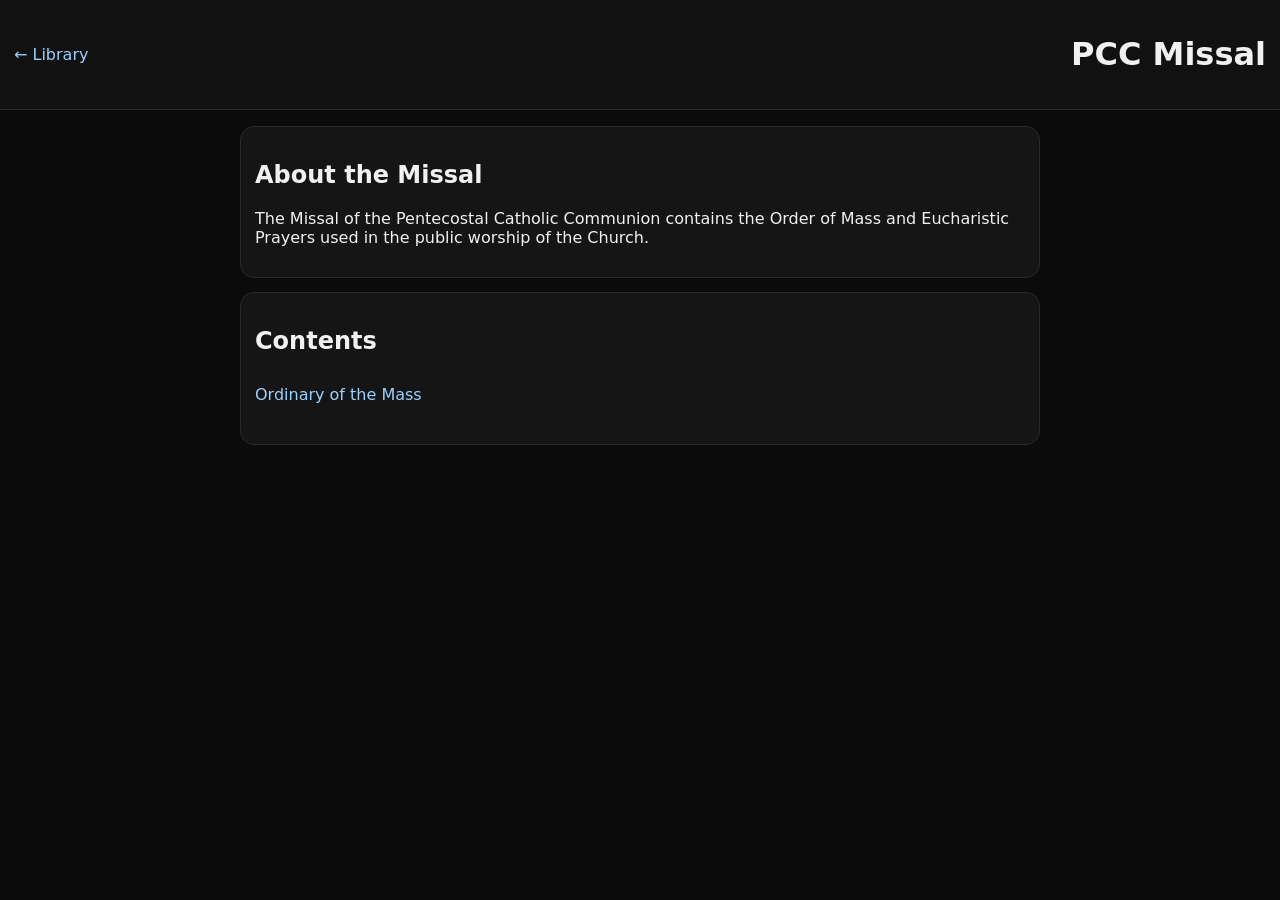
<file: docs/missal/index.html>
<!DOCTYPE html>
<html lang="en">
<head>
  <meta charset="UTF-8">
  <meta name="viewport" content="width=device-width, initial-scale=1.0">
  <title>PCC Missal</title>
  <link rel="stylesheet" href="../style.css">
</head>
<body>

<header class="topbar">
  <a class="back" href="../index.html">← Library</a>
  <h1>PCC Missal</h1>
</header>

<main class="content">

<section class="card">
  <h2>About the Missal</h2>
  <p>
    The Missal of the Pentecostal Catholic Communion contains the
    Order of Mass and Eucharistic Prayers used in the public worship
    of the Church.
  </p>
</section>

<section class="card">
  <h2>Contents</h2>
  <ul class="list">
    <li><a href="ordinary.html">Ordinary of the Mass</a></li>
  </ul>
</section>

</main>

</body>
</html>
</file>
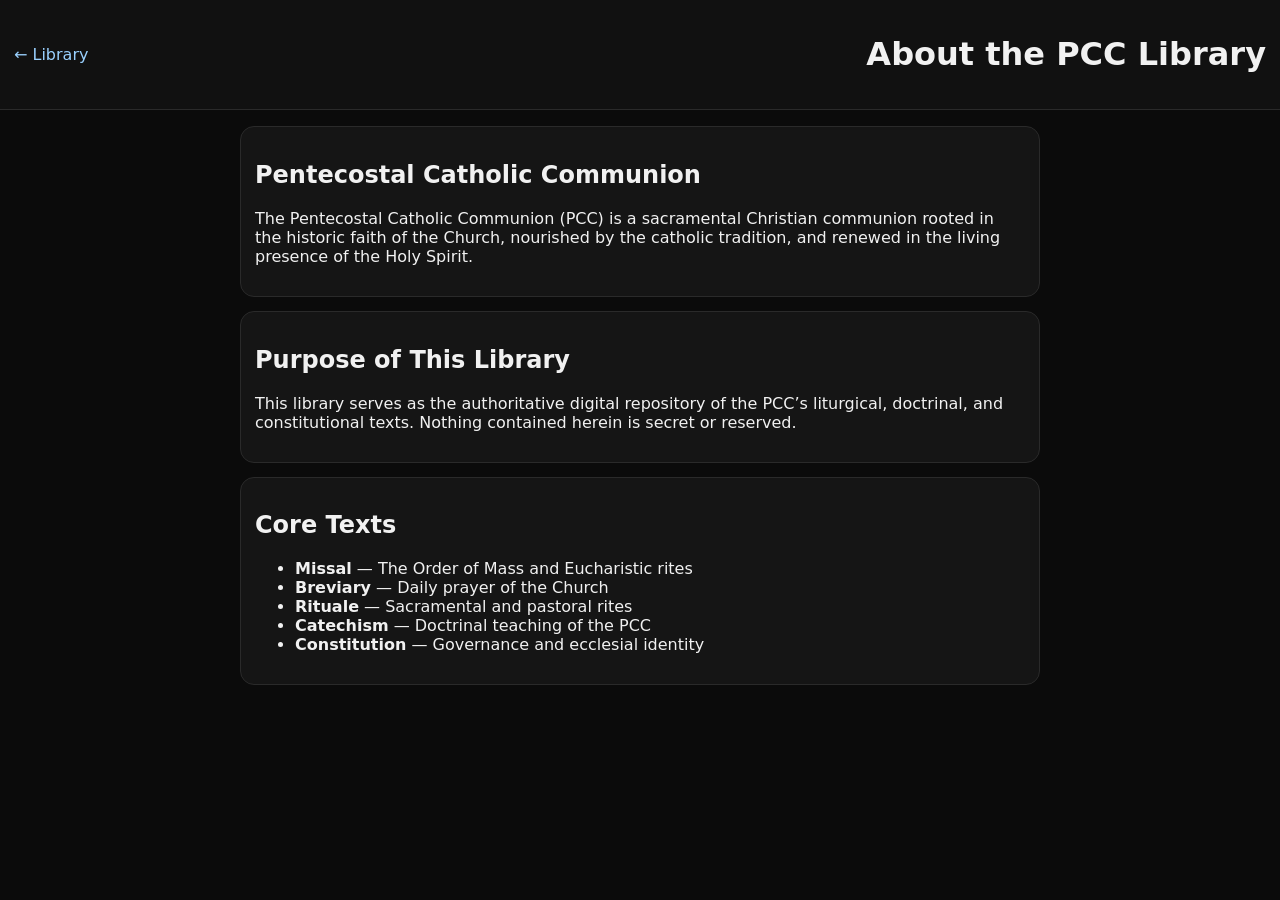
<file: docs/about.html>
<!DOCTYPE html>
<html lang="en">
<head>
  <meta charset="UTF-8" />
  <meta name="viewport" content="width=device-width, initial-scale=1.0" />
  <title>About – PCC Library</title>
  <link rel="stylesheet" href="./style.css" />
</head>

<body>

<header class="topbar">
  <a class="back" href="./index.html">← Library</a>
  <h1>About the PCC Library</h1>
</header>

<main class="content">

  <section class="card">
    <h2>Pentecostal Catholic Communion</h2>
    <p>
      The Pentecostal Catholic Communion (PCC) is a sacramental Christian
      communion rooted in the historic faith of the Church, nourished by the
      catholic tradition, and renewed in the living presence of the Holy Spirit.
    </p>
  </section>

  <section class="card">
    <h2>Purpose of This Library</h2>
    <p>
      This library serves as the authoritative digital repository of the PCC’s
      liturgical, doctrinal, and constitutional texts. Nothing contained herein
      is secret or reserved.
    </p>
  </section>

  <section class="card">
    <h2>Core Texts</h2>
    <ul>
      <li><strong>Missal</strong> — The Order of Mass and Eucharistic rites</li>
      <li><strong>Breviary</strong> — Daily prayer of the Church</li>
      <li><strong>Rituale</strong> — Sacramental and pastoral rites</li>
      <li><strong>Catechism</strong> — Doctrinal teaching of the PCC</li>
      <li><strong>Constitution</strong> — Governance and ecclesial identity</li>
    </ul>
  </section>

</main>

</body>
</html>
</file>
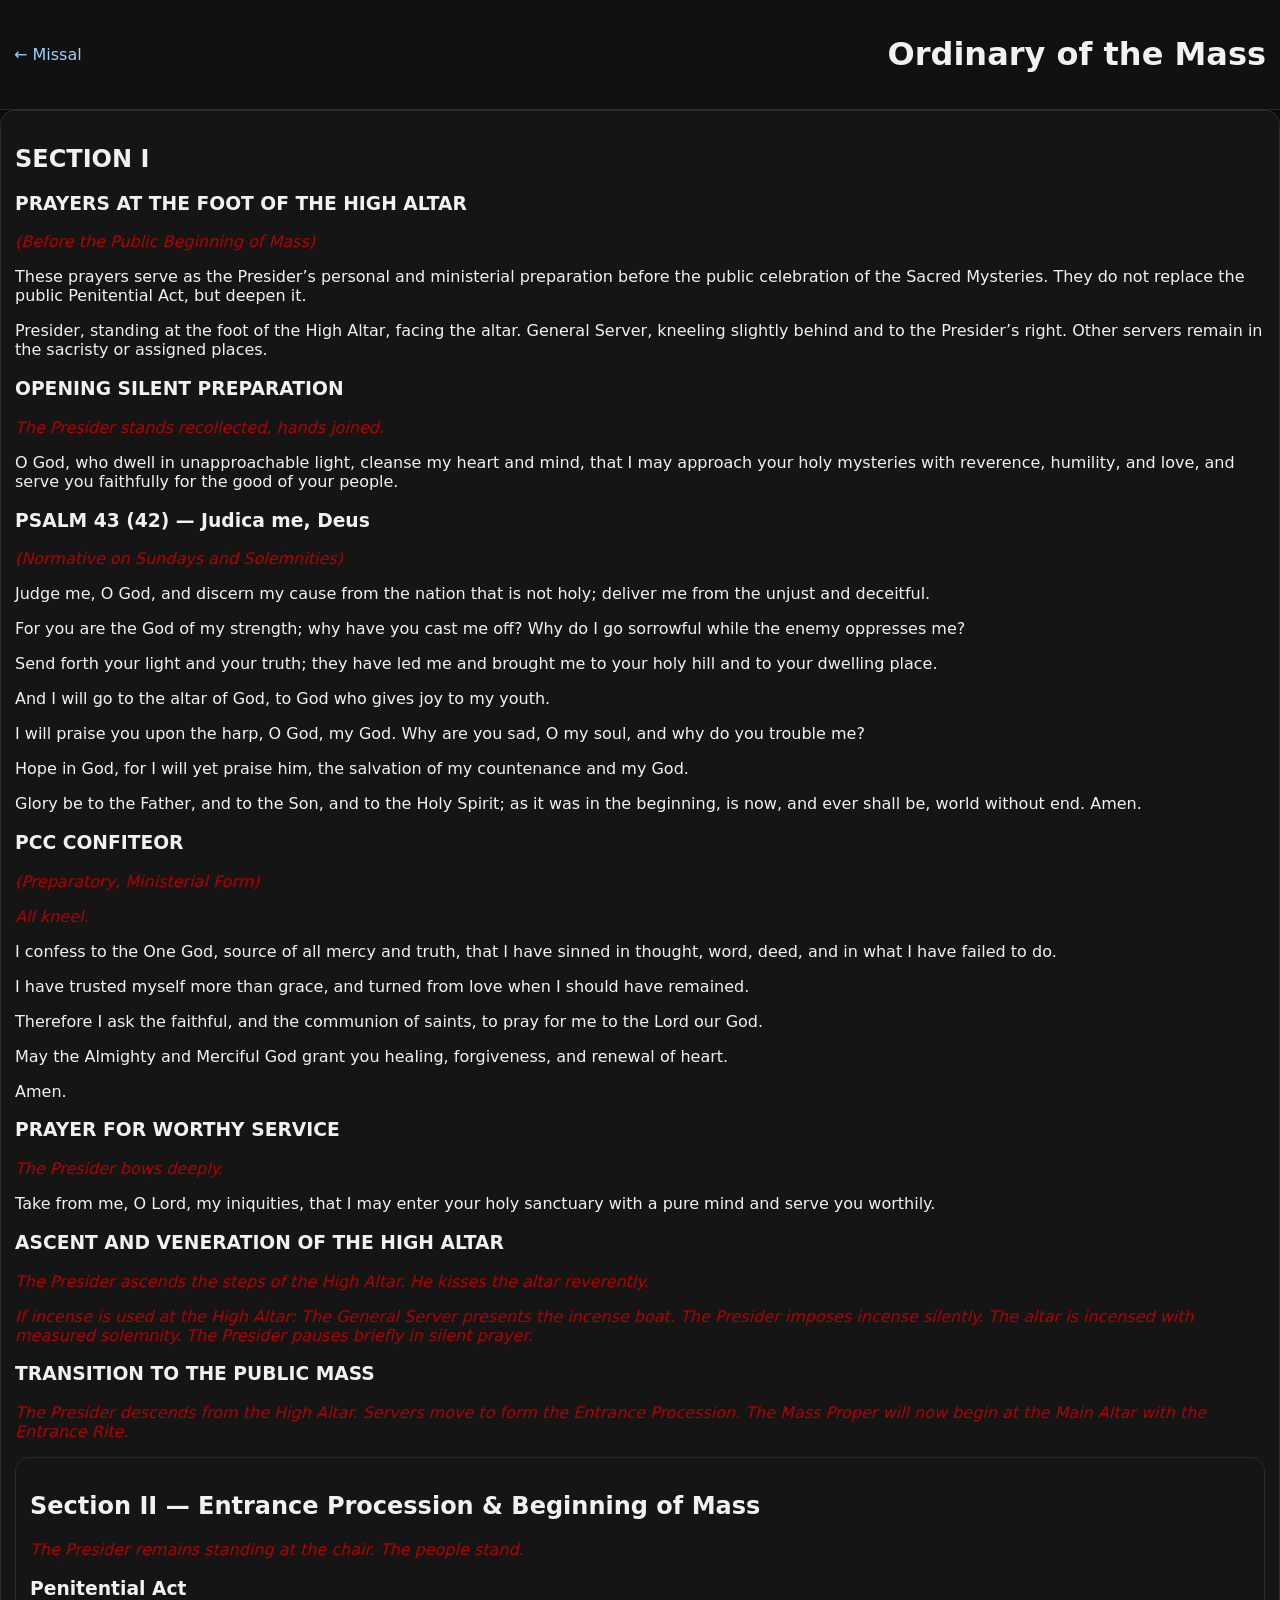
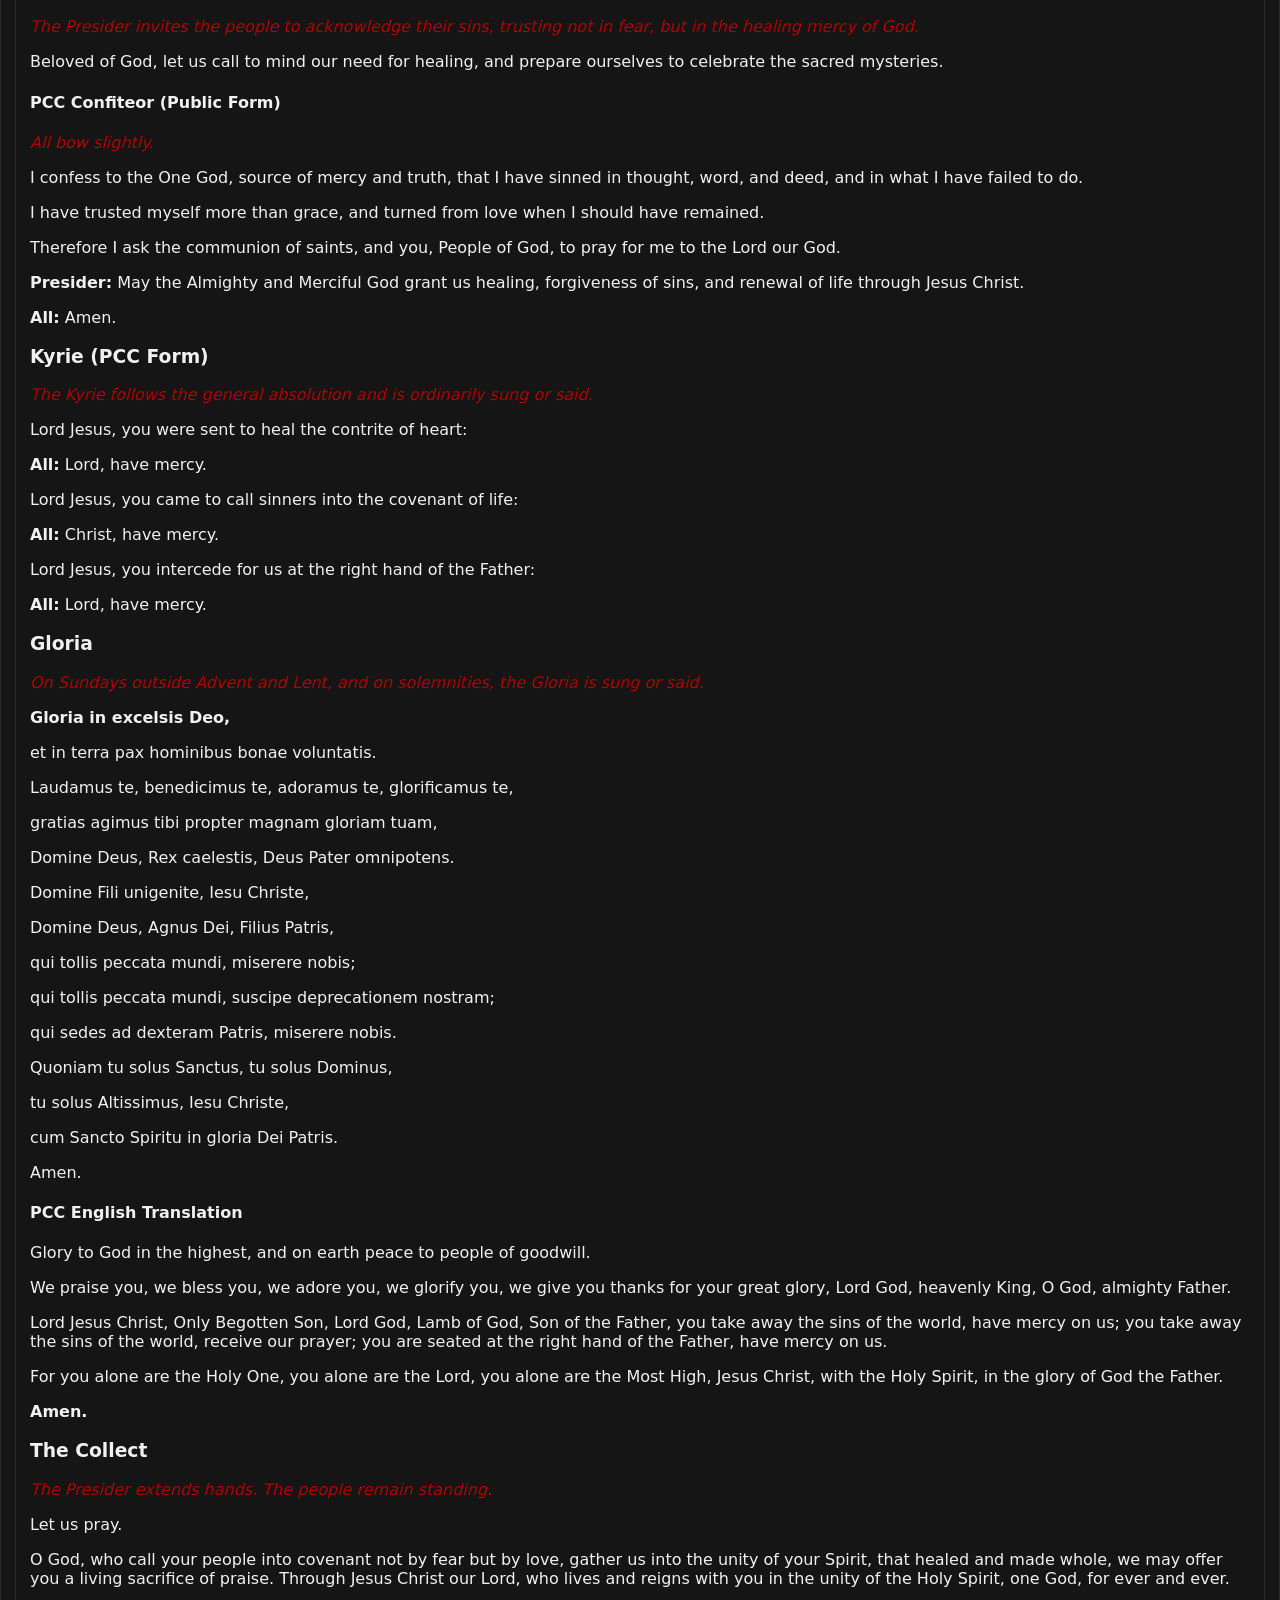
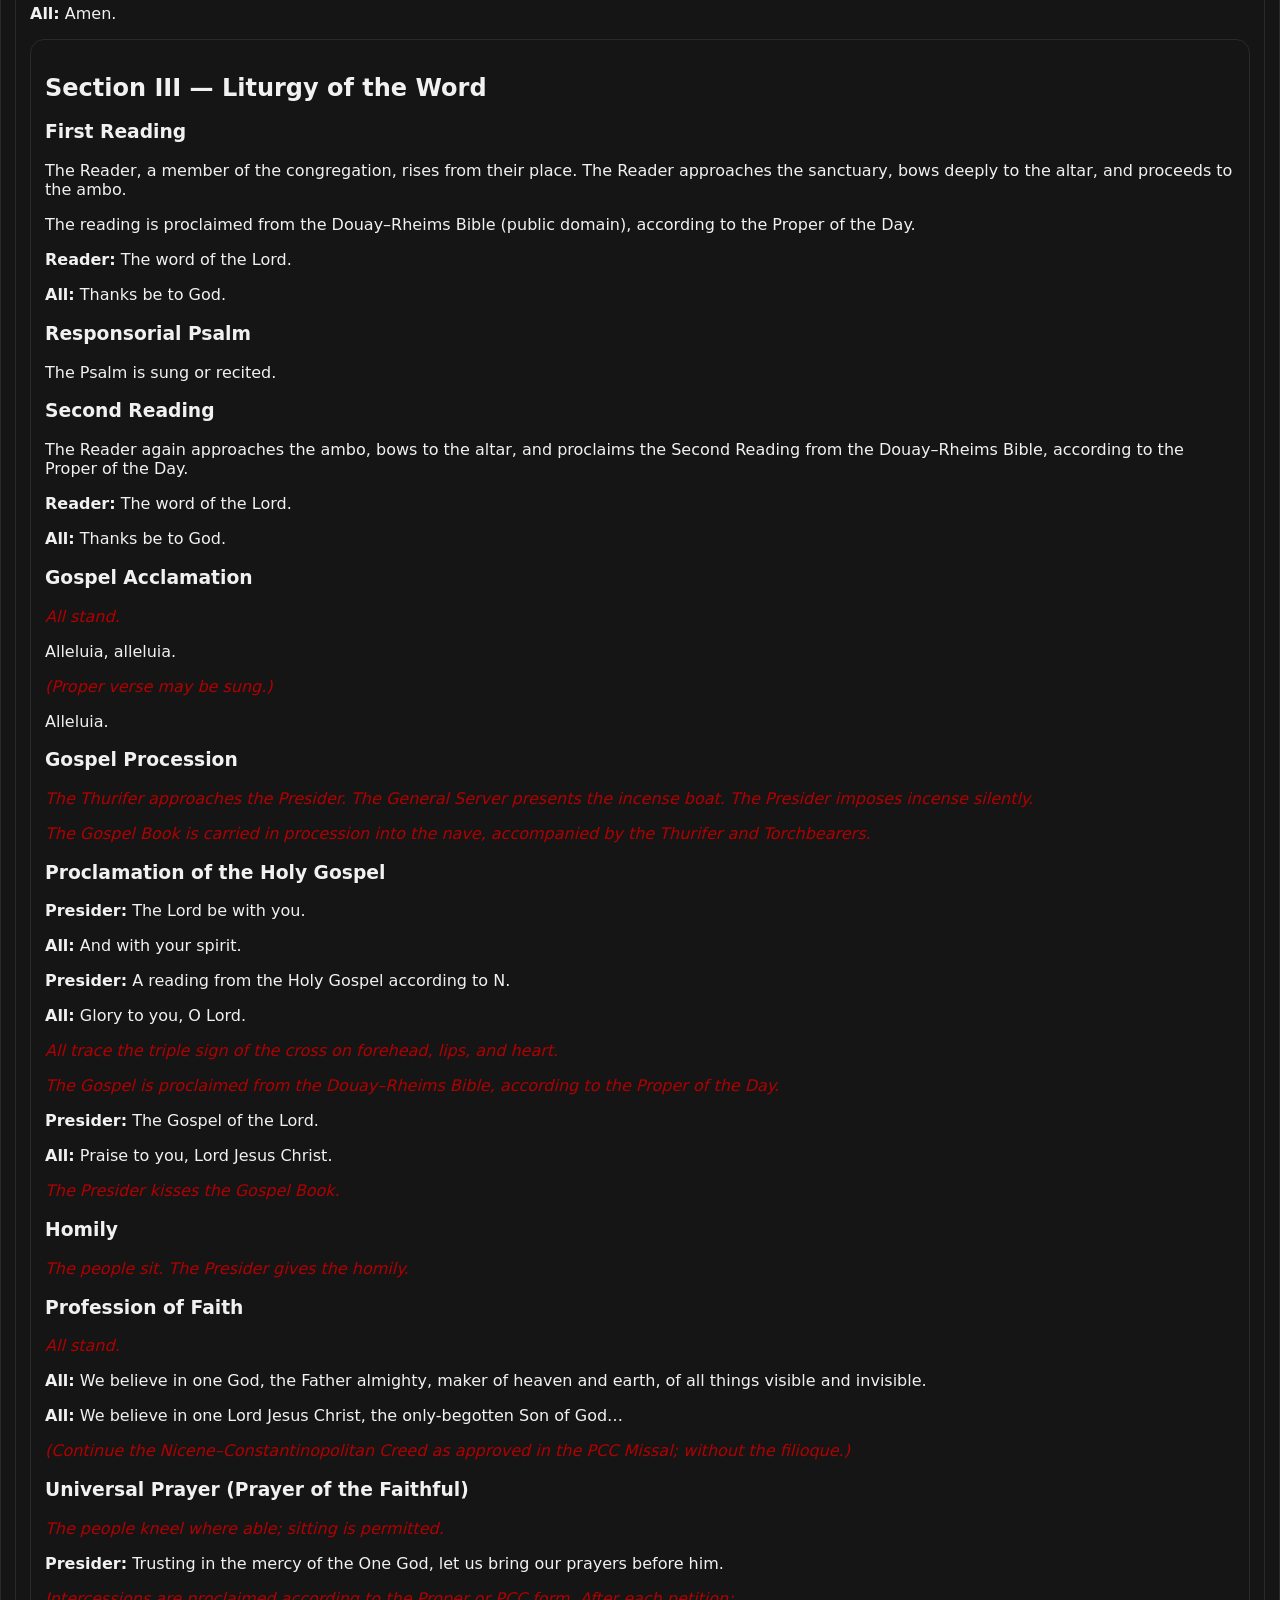
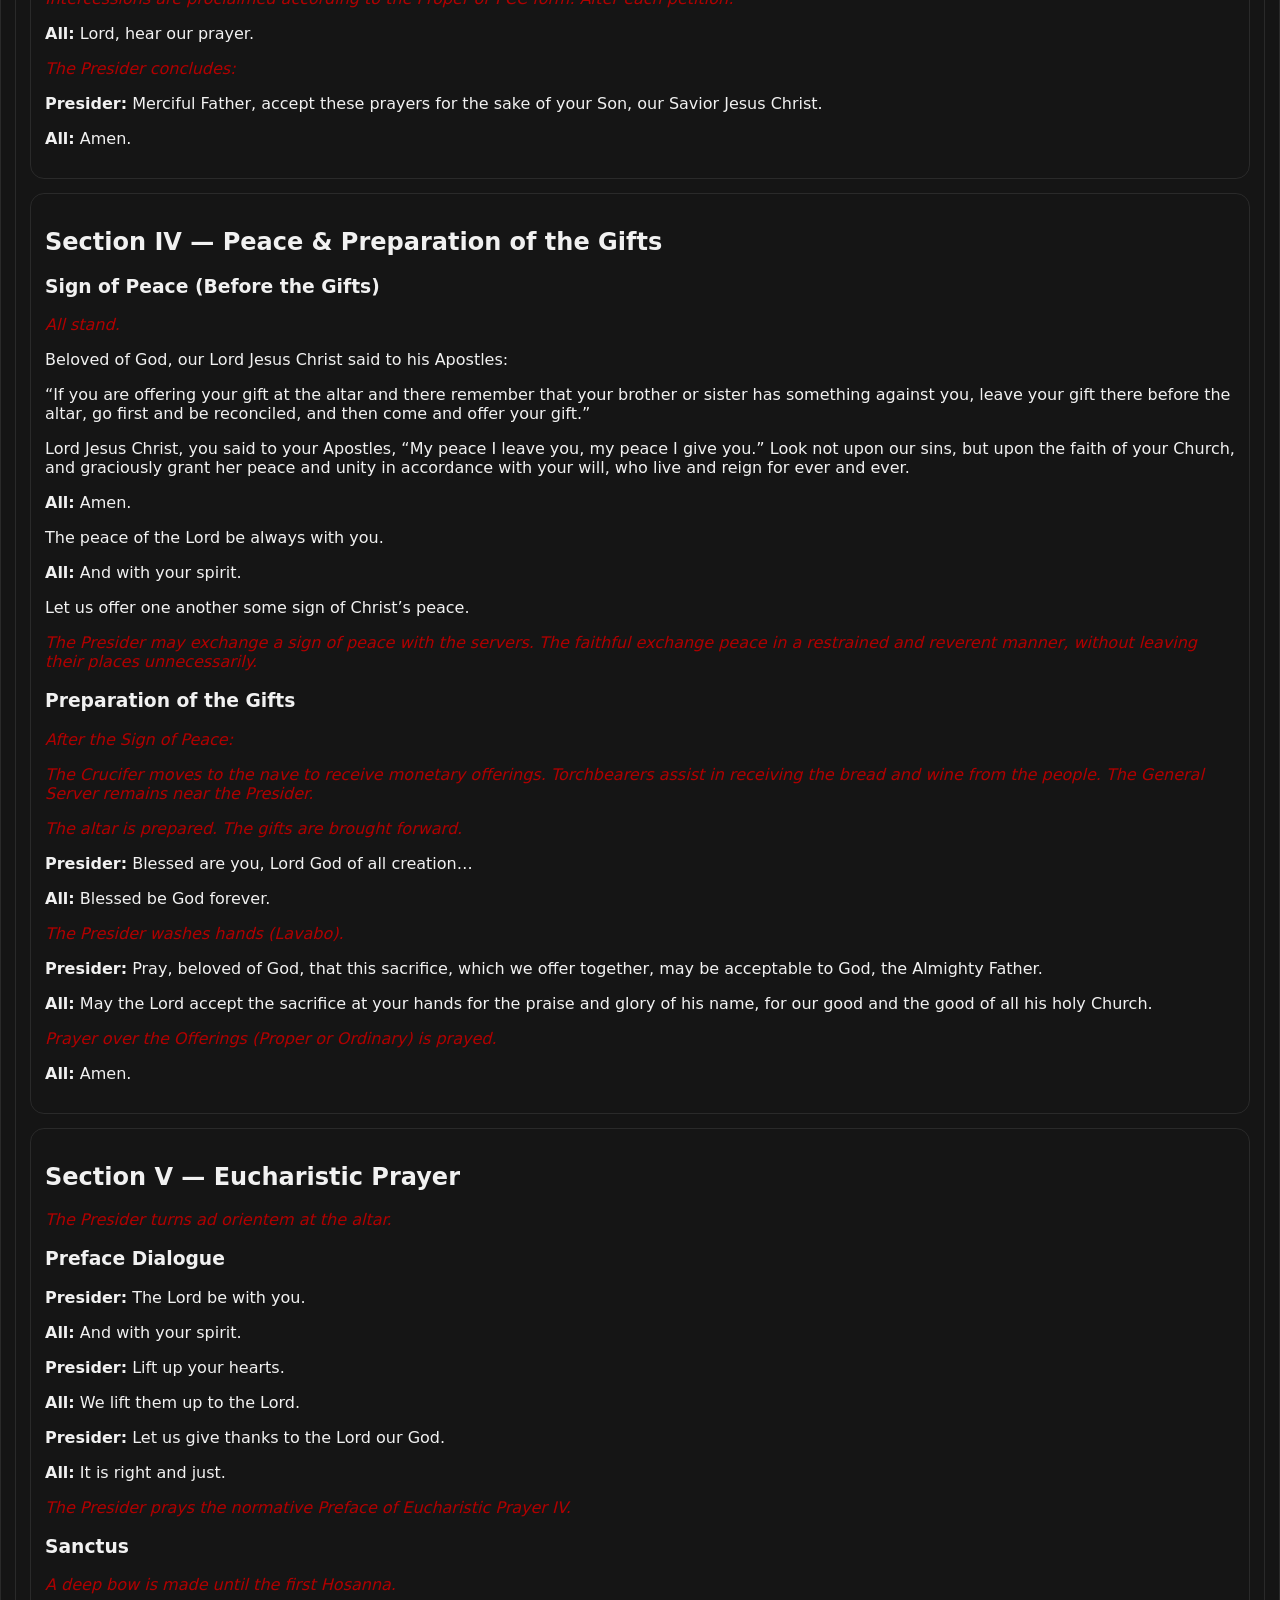
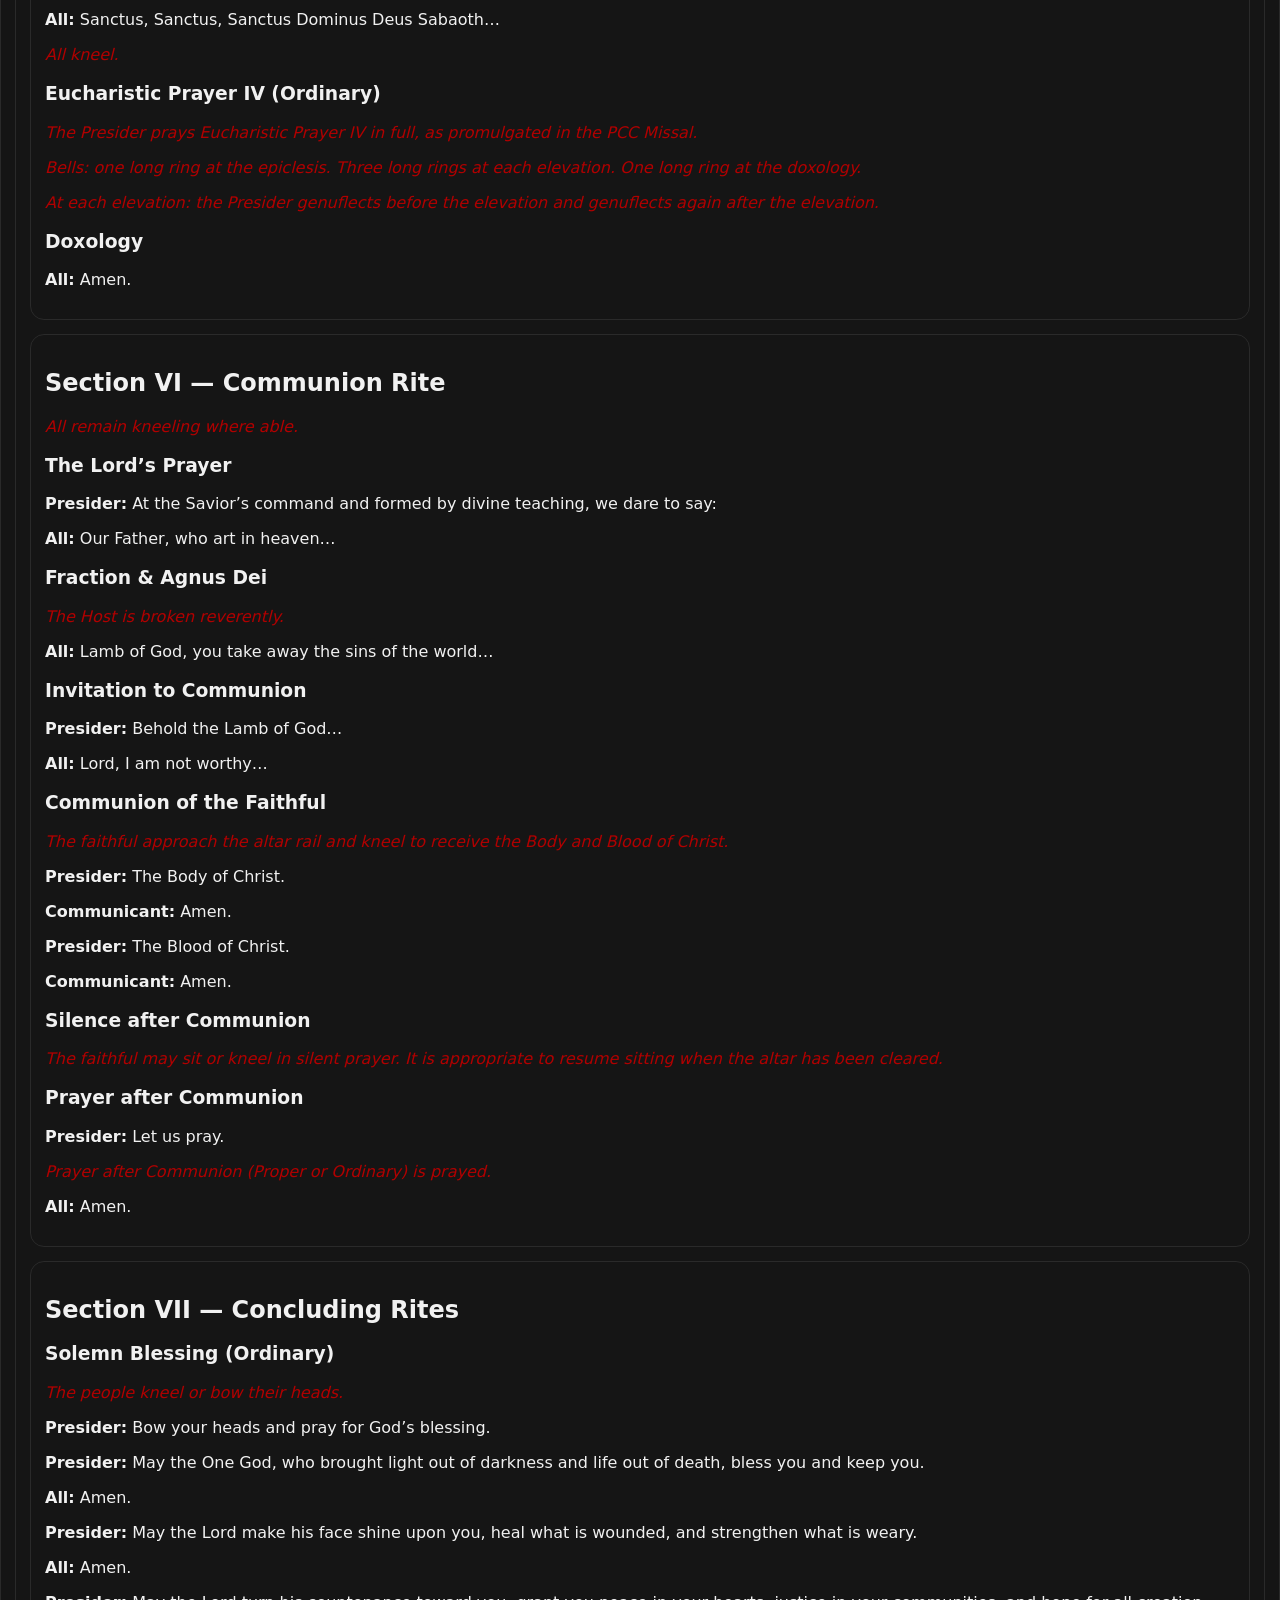
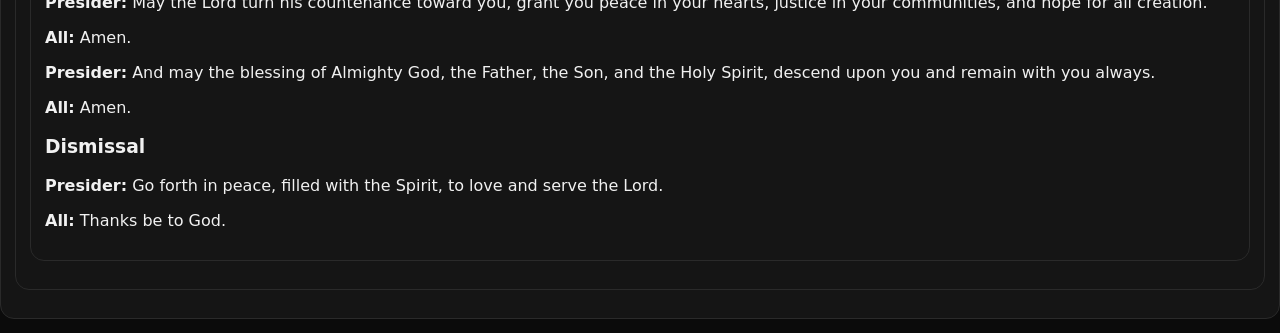
<file: docs/missal/ordinary.html>
<!DOCTYPE html>
<html lang="en">
<head>
  <meta charset="UTF-8" />
  <meta name="viewport" content="width=device-width, initial-scale=1.0" />
  <title>Ordinary of the Mass – PCC</title>
  <link rel="stylesheet" href="../style.css" />
  <style>
    em.rubric { color: #b00000; font-style: italic; }
    .content h2 { margin-top: 1.2em; }
    .content h3 { margin-top: 1.0em; }
  </style>
</head>
<body>
  <header class="topbar">
    <a class="back" href="index.html">← Missal</a>
    <h1>Ordinary of the Mass</h1>
  </header>

    <section class="card">
<h2>SECTION I</h2>
<h3>PRAYERS AT THE FOOT OF THE HIGH ALTAR</h3>
<p><em class="rubric">(Before the Public Beginning of Mass)</em></p>
<p>These prayers serve as the Presider’s personal and ministerial preparation before the public celebration of the Sacred Mysteries. They do not replace the public Penitential Act, but deepen it.</p>
<p>Presider, standing at the foot of the High Altar, facing the altar. General Server, kneeling slightly behind and to the Presider’s right. Other servers remain in the sacristy or assigned places.</p>

<h3>OPENING SILENT PREPARATION</h3>
<p><em class="rubric">The Presider stands recollected, hands joined.</em></p>
<p>O God, who dwell in unapproachable light, cleanse my heart and mind, that I may approach your holy mysteries with reverence, humility, and love, and serve you faithfully for the good of your people.</p>

<h3>PSALM 43 (42) — Judica me, Deus</h3>
<p><em class="rubric">(Normative on Sundays and Solemnities)</em></p>
<p>Judge me, O God, and discern my cause from the nation that is not holy; deliver me from the unjust and deceitful.</p>
<p>For you are the God of my strength; why have you cast me off? Why do I go sorrowful while the enemy oppresses me?</p>
<p>Send forth your light and your truth; they have led me and brought me to your holy hill and to your dwelling place.</p>
<p>And I will go to the altar of God, to God who gives joy to my youth.</p>
<p>I will praise you upon the harp, O God, my God. Why are you sad, O my soul, and why do you trouble me?</p>
<p>Hope in God, for I will yet praise him, the salvation of my countenance and my God.</p>
<p>Glory be to the Father, and to the Son, and to the Holy Spirit; as it was in the beginning, is now, and ever shall be, world without end. Amen.</p>

<h3>PCC CONFITEOR</h3>
<p><em class="rubric">(Preparatory, Ministerial Form)</em></p>
<p><em class="rubric">All kneel.</em></p>
<p>I confess to the One God, source of all mercy and truth, that I have sinned in thought, word, deed, and in what I have failed to do.</p>
<p>I have trusted myself more than grace, and turned from love when I should have remained.</p>
<p>Therefore I ask the faithful, and the communion of saints, to pray for me to the Lord our God.</p>
<p>May the Almighty and Merciful God grant you healing, forgiveness, and renewal of heart.</p>
<p>Amen.</p>

<h3>PRAYER FOR WORTHY SERVICE</h3>
<p><em class="rubric">The Presider bows deeply.</em></p>
<p>Take from me, O Lord, my iniquities, that I may enter your holy sanctuary with a pure mind and serve you worthily.</p>

<h3>ASCENT AND VENERATION OF THE HIGH ALTAR</h3>
<p><em class="rubric">The Presider ascends the steps of the High Altar. He kisses the altar reverently.</em></p>
<p><em class="rubric">If incense is used at the High Altar: The General Server presents the incense boat. The Presider imposes incense silently. The altar is incensed with measured solemnity. The Presider pauses briefly in silent prayer.</em></p>

<h3>TRANSITION TO THE PUBLIC MASS</h3>
<p><em class="rubric">The Presider descends from the High Altar. Servers move to form the Entrance Procession. The Mass Proper will now begin at the Main Altar with the Entrance Rite.</em></p>

 <section class="card" id="section-2">
      <h2>Section II — Entrance Procession & Beginning of Mass</h2>

      <p><em class="rubric">
        The Presider remains standing at the chair. The people stand.
      </em></p>

      <h3>Penitential Act</h3>

      <p><em class="rubric">
        The Presider invites the people to acknowledge their sins, trusting not in fear,
        but in the healing mercy of God.
      </em></p>

      <p>
        Beloved of God, let us call to mind our need for healing,
        and prepare ourselves to celebrate the sacred mysteries.
      </p>

      <h4>PCC Confiteor (Public Form)</h4>

      <p><em class="rubric">All bow slightly.</em></p>

      <p>
        I confess to the One God,
        source of mercy and truth,
        that I have sinned in thought, word, and deed,
        and in what I have failed to do.
      </p>

      <p>
        I have trusted myself more than grace,
        and turned from love when I should have remained.
      </p>

      <p>
        Therefore I ask the communion of saints,
        and you, People of God,
        to pray for me to the Lord our God.
      </p>

      <p><strong>Presider:</strong>  
        May the Almighty and Merciful God grant us healing,
        forgiveness of sins,
        and renewal of life through Jesus Christ.
      </p>

      <p><strong>All:</strong> Amen.</p>

      <h3>Kyrie (PCC Form)</h3>

      <p><em class="rubric">
        The Kyrie follows the general absolution and is ordinarily sung or said.
      </em></p>

      <p>
        Lord Jesus, you were sent to heal the contrite of heart:
      </p>
      <p><strong>All:</strong> Lord, have mercy.</p>

      <p>
        Lord Jesus, you came to call sinners into the covenant of life:
      </p>
      <p><strong>All:</strong> Christ, have mercy.</p>

      <p>
        Lord Jesus, you intercede for us at the right hand of the Father:
      </p>
      <p><strong>All:</strong> Lord, have mercy.</p>

      <h3>Gloria</h3>

      <p><em class="rubric">
        On Sundays outside Advent and Lent, and on solemnities, the Gloria is sung or said.
      </em></p>

      <p><strong>Gloria in excelsis Deo,</strong></p>
      <p>et in terra pax hominibus bonae voluntatis.</p>
      <p>Laudamus te, benedicimus te, adoramus te, glorificamus te,</p>
      <p>gratias agimus tibi propter magnam gloriam tuam,</p>
      <p>Domine Deus, Rex caelestis, Deus Pater omnipotens.</p>

      <p>Domine Fili unigenite, Iesu Christe,</p>
      <p>Domine Deus, Agnus Dei, Filius Patris,</p>
      <p>qui tollis peccata mundi, miserere nobis;</p>
      <p>qui tollis peccata mundi, suscipe deprecationem nostram;</p>
      <p>qui sedes ad dexteram Patris, miserere nobis.</p>

      <p>Quoniam tu solus Sanctus, tu solus Dominus,</p>
      <p>tu solus Altissimus, Iesu Christe,</p>
      <p>cum Sancto Spiritu in gloria Dei Patris.</p>
      <p>Amen.</p>

      <h4>PCC English Translation</h4>

      <p>
        Glory to God in the highest,
        and on earth peace to people of goodwill.
      </p>

      <p>
        We praise you, we bless you, we adore you, we glorify you,
        we give you thanks for your great glory,
        Lord God, heavenly King, O God, almighty Father.
      </p>

      <p>
        Lord Jesus Christ, Only Begotten Son,
        Lord God, Lamb of God, Son of the Father,
        you take away the sins of the world, have mercy on us;
        you take away the sins of the world, receive our prayer;
        you are seated at the right hand of the Father, have mercy on us.
      </p>

      <p>
        For you alone are the Holy One, you alone are the Lord,
        you alone are the Most High, Jesus Christ,
        with the Holy Spirit, in the glory of God the Father.
      </p>

      <p><strong>Amen.</strong></p>

      <h3>The Collect</h3>

      <p><em class="rubric">
        The Presider extends hands. The people remain standing.
      </em></p>

      <p>
        Let us pray.
      </p>

      <p>
        O God, who call your people into covenant
        not by fear but by love,
        gather us into the unity of your Spirit,
        that healed and made whole,
        we may offer you a living sacrifice of praise.
        Through Jesus Christ our Lord,
        who lives and reigns with you in the unity of the Holy Spirit,
        one God, for ever and ever.
      </p>

      <p><strong>All:</strong> Amen.</p>
<!-- ========================= -->
    <!-- SECTION III -->
    <!-- ========================= -->
    <section class="card" id="section-3">
      <h2>Section III — Liturgy of the Word</h2>

      <h3>First Reading</h3>
      <p>The Reader, a member of the congregation, rises from their place. The Reader approaches the sanctuary, bows deeply to the altar, and proceeds to the ambo.</p>
      <p>The reading is proclaimed from the Douay–Rheims Bible (public domain), according to the Proper of the Day.</p>
      <p><strong>Reader:</strong> The word of the Lord.</p>
      <p><strong>All:</strong> Thanks be to God.</p>

      <h3>Responsorial Psalm</h3>
      <p>The Psalm is sung or recited.</p>

      <h3>Second Reading</h3>
      <p>The Reader again approaches the ambo, bows to the altar, and proclaims the Second Reading from the Douay–Rheims Bible, according to the Proper of the Day.</p>
      <p><strong>Reader:</strong> The word of the Lord.</p>
      <p><strong>All:</strong> Thanks be to God.</p>

      <h3>Gospel Acclamation</h3>
      <p><em class="rubric">All stand.</em></p>
      <p>Alleluia, alleluia.</p>
      <p><em class="rubric">(Proper verse may be sung.)</em></p>
      <p>Alleluia.</p>

      <h3>Gospel Procession</h3>
      <p><em class="rubric">The Thurifer approaches the Presider. The General Server presents the incense boat. The Presider imposes incense silently.</em></p>
      <p><em class="rubric">The Gospel Book is carried in procession into the nave, accompanied by the Thurifer and Torchbearers.</em></p>

      <h3>Proclamation of the Holy Gospel</h3>
      <p><strong>Presider:</strong> The Lord be with you.</p>
      <p><strong>All:</strong> And with your spirit.</p>
      <p><strong>Presider:</strong> A reading from the Holy Gospel according to N.</p>
      <p><strong>All:</strong> Glory to you, O Lord.</p>
      <p><em class="rubric">All trace the triple sign of the cross on forehead, lips, and heart.</em></p>
      <p><em class="rubric">The Gospel is proclaimed from the Douay–Rheims Bible, according to the Proper of the Day.</em></p>
      <p><strong>Presider:</strong> The Gospel of the Lord.</p>
      <p><strong>All:</strong> Praise to you, Lord Jesus Christ.</p>
      <p><em class="rubric">The Presider kisses the Gospel Book.</em></p>

      <h3>Homily</h3>
      <p><em class="rubric">The people sit. The Presider gives the homily.</em></p>

      <h3>Profession of Faith</h3>
      <p><em class="rubric">All stand.</em></p>
      <p><strong>All:</strong> We believe in one God, the Father almighty, maker of heaven and earth, of all things visible and invisible.</p>
      <p><strong>All:</strong> We believe in one Lord Jesus Christ, the only-begotten Son of God…</p>
      <p><em class="rubric">(Continue the Nicene–Constantinopolitan Creed as approved in the PCC Missal; without the filioque.)</em></p>

      <h3>Universal Prayer (Prayer of the Faithful)</h3>
      <p><em class="rubric">The people kneel where able; sitting is permitted.</em></p>
      <p><strong>Presider:</strong> Trusting in the mercy of the One God, let us bring our prayers before him.</p>
      <p><em class="rubric">Intercessions are proclaimed according to the Proper or PCC form. After each petition:</em></p>
      <p><strong>All:</strong> Lord, hear our prayer.</p>
      <p><em class="rubric">The Presider concludes:</em></p>
      <p><strong>Presider:</strong> Merciful Father, accept these prayers for the sake of your Son, our Savior Jesus Christ.</p>
      <p><strong>All:</strong> Amen.</p>
    </section>

    <!-- ========================= -->
    <!-- SECTION IV -->
    <!-- ========================= -->
    <section class="card" id="section-4">
      <h2>Section IV — Peace & Preparation of the Gifts</h2>

      <h3>Sign of Peace (Before the Gifts)</h3>
      <p><em class="rubric">All stand.</em></p>
      <p>Beloved of God, our Lord Jesus Christ said to his Apostles:</p>
      <p>“If you are offering your gift at the altar and there remember that your brother or sister has something against you, leave your gift there before the altar, go first and be reconciled, and then come and offer your gift.”</p>

      <p>Lord Jesus Christ, you said to your Apostles, “My peace I leave you, my peace I give you.” Look not upon our sins, but upon the faith of your Church, and graciously grant her peace and unity in accordance with your will, who live and reign for ever and ever.</p>
      <p><strong>All:</strong> Amen.</p>

      <p>The peace of the Lord be always with you.</p>
      <p><strong>All:</strong> And with your spirit.</p>

      <p>Let us offer one another some sign of Christ’s peace.</p>
      <p><em class="rubric">The Presider may exchange a sign of peace with the servers. The faithful exchange peace in a restrained and reverent manner, without leaving their places unnecessarily.</em></p>

      <h3>Preparation of the Gifts</h3>
      <p><em class="rubric">After the Sign of Peace:</em></p>
      <p><em class="rubric">The Crucifer moves to the nave to receive monetary offerings. Torchbearers assist in receiving the bread and wine from the people. The General Server remains near the Presider.</em></p>

      <p><em class="rubric">The altar is prepared. The gifts are brought forward.</em></p>

      <p><strong>Presider:</strong> Blessed are you, Lord God of all creation…</p>
      <p><strong>All:</strong> Blessed be God forever.</p>

      <p><em class="rubric">The Presider washes hands (Lavabo).</em></p>

      <p><strong>Presider:</strong> Pray, beloved of God, that this sacrifice, which we offer together, may be acceptable to God, the Almighty Father.</p>
      <p><strong>All:</strong> May the Lord accept the sacrifice at your hands for the praise and glory of his name, for our good and the good of all his holy Church.</p>

      <p><em class="rubric">Prayer over the Offerings (Proper or Ordinary) is prayed.</em></p>
      <p><strong>All:</strong> Amen.</p>
    </section>

    <!-- ========================= -->
    <!-- SECTION V -->
    <!-- ========================= -->
    <section class="card" id="section-5">
      <h2>Section V — Eucharistic Prayer</h2>

      <p><em class="rubric">The Presider turns ad orientem at the altar.</em></p>

      <h3>Preface Dialogue</h3>
      <p><strong>Presider:</strong> The Lord be with you.</p>
      <p><strong>All:</strong> And with your spirit.</p>
      <p><strong>Presider:</strong> Lift up your hearts.</p>
      <p><strong>All:</strong> We lift them up to the Lord.</p>
      <p><strong>Presider:</strong> Let us give thanks to the Lord our God.</p>
      <p><strong>All:</strong> It is right and just.</p>

      <p><em class="rubric">The Presider prays the normative Preface of Eucharistic Prayer IV.</em></p>

      <h3>Sanctus</h3>
      <p><em class="rubric">A deep bow is made until the first Hosanna.</em></p>
      <p><strong>All:</strong> Sanctus, Sanctus, Sanctus Dominus Deus Sabaoth…</p>

      <p><em class="rubric">All kneel.</em></p>

      <h3>Eucharistic Prayer IV (Ordinary)</h3>
      <p><em class="rubric">The Presider prays Eucharistic Prayer IV in full, as promulgated in the PCC Missal.</em></p>

      <p><em class="rubric">Bells: one long ring at the epiclesis. Three long rings at each elevation. One long ring at the doxology.</em></p>
      <p><em class="rubric">At each elevation: the Presider genuflects before the elevation and genuflects again after the elevation.</em></p>

      <h3>Doxology</h3>
      <p><strong>All:</strong> Amen.</p>
    </section>

    <!-- ========================= -->
    <!-- SECTION VI -->
    <!-- ========================= -->
    <section class="card" id="section-6">
      <h2>Section VI — Communion Rite</h2>

      <p><em class="rubric">All remain kneeling where able.</em></p>

      <h3>The Lord’s Prayer</h3>
      <p><strong>Presider:</strong> At the Savior’s command and formed by divine teaching, we dare to say:</p>
      <p><strong>All:</strong> Our Father, who art in heaven…</p>

      <h3>Fraction & Agnus Dei</h3>
      <p><em class="rubric">The Host is broken reverently.</em></p>
      <p><strong>All:</strong> Lamb of God, you take away the sins of the world…</p>

      <h3>Invitation to Communion</h3>
      <p><strong>Presider:</strong> Behold the Lamb of God…</p>
      <p><strong>All:</strong> Lord, I am not worthy…</p>

      <h3>Communion of the Faithful</h3>
      <p><em class="rubric">The faithful approach the altar rail and kneel to receive the Body and Blood of Christ.</em></p>
      <p><strong>Presider:</strong> The Body of Christ.</p>
      <p><strong>Communicant:</strong> Amen.</p>
      <p><strong>Presider:</strong> The Blood of Christ.</p>
      <p><strong>Communicant:</strong> Amen.</p>

      <h3>Silence after Communion</h3>
      <p><em class="rubric">The faithful may sit or kneel in silent prayer. It is appropriate to resume sitting when the altar has been cleared.</em></p>

      <h3>Prayer after Communion</h3>
      <p><strong>Presider:</strong> Let us pray.</p>
      <p><em class="rubric">Prayer after Communion (Proper or Ordinary) is prayed.</em></p>
      <p><strong>All:</strong> Amen.</p>
    </section>

    <!-- ========================= -->
    <!-- SECTION VII -->
    <!-- ========================= -->
    <section class="card" id="section-7">
      <h2>Section VII — Concluding Rites</h2>

      <h3>Solemn Blessing (Ordinary)</h3>
      <p><em class="rubric">The people kneel or bow their heads.</em></p>

      <p><strong>Presider:</strong> Bow your heads and pray for God’s blessing.</p>

      <p><strong>Presider:</strong> May the One God, who brought light out of darkness and life out of death, bless you and keep you.</p>
      <p><strong>All:</strong> Amen.</p>

      <p><strong>Presider:</strong> May the Lord make his face shine upon you, heal what is wounded, and strengthen what is weary.</p>
      <p><strong>All:</strong> Amen.</p>

      <p><strong>Presider:</strong> May the Lord turn his countenance toward you, grant you peace in your hearts, justice in your communities, and hope for all creation.</p>
      <p><strong>All:</strong> Amen.</p>

      <p><strong>Presider:</strong> And may the blessing of Almighty God, the Father, the Son, and the Holy Spirit, descend upon you and remain with you always.</p>
      <p><strong>All:</strong> Amen.</p>

      <h3>Dismissal</h3>
      <p><strong>Presider:</strong> Go forth in peace, filled with the Spirit, to love and serve the Lord.</p>
      <p><strong>All:</strong> Thanks be to God.</p>
    </section>
</file>
<file: docs/style.css>
:root{
  --bg:#0b0b0b;
  --card:#151515;
  --text:#f1f1f1;
  --muted:#b8b8b8;
  --link:#9ad1ff;
  --border:#2a2a2a;
}

body{
  margin:0;
  font-family: system-ui, -apple-system, Segoe UI, Roboto, Arial, sans-serif;
  background:var(--bg);
  color:var(--text);
}

.topbar{
  display:flex;
  justify-content:space-between;
  align-items:center;
  padding:14px;
  background:#111;
  border-bottom:1px solid var(--border);
}

#search{
  padding:8px;
  border-radius:8px;
  border:1px solid var(--border);
  background:#0f0f0f;
  color:var(--text);
}

.content{
  padding:16px;
  max-width:800px;
  margin:auto;
}

.card{
  background:var(--card);
  border:1px solid var(--border);
  border-radius:14px;
  padding:14px;
  margin-bottom:14px;
}

.list{
  list-style:none;
  padding:0;
}

.list li{
  padding:10px 0;
  border-bottom:1px solid var(--border);
}

.list li:last-child{
  border-bottom:none;
}

a{
  color:var(--link);
  text-decoration:none;
}

.muted{
  color:var(--muted);
  font-size:13px;
}
</file>
